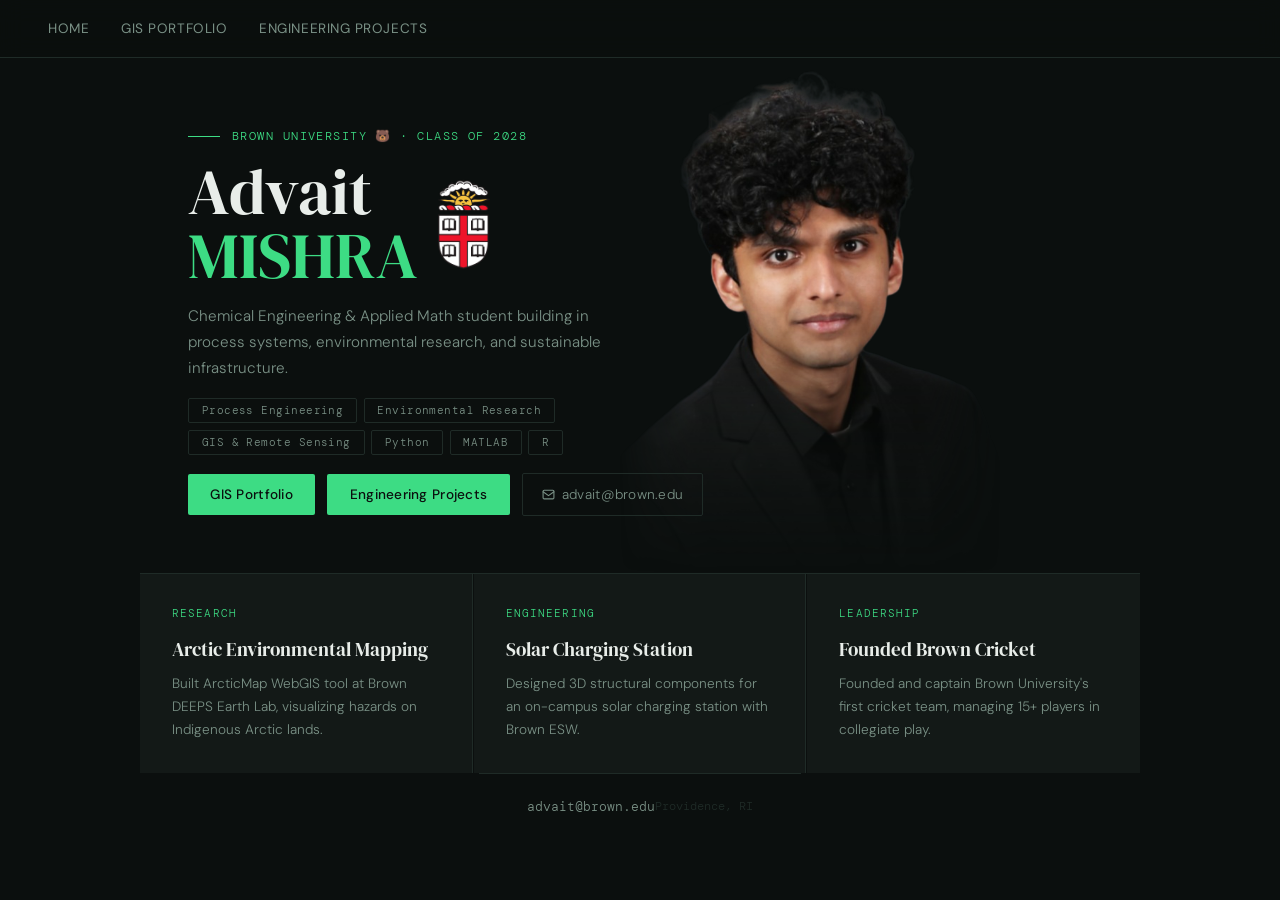
<file: index.html>
<!DOCTYPE html>
<html lang="en">
<head>
  <meta charset="UTF-8">
  <meta name="viewport" content="width=device-width, initial-scale=1.0">
  <title>Advait Mishra</title>
  <link href="https://fonts.googleapis.com/css2?family=DM+Serif+Display&family=DM+Sans:wght@300;400;500&family=DM+Mono&display=swap" rel="stylesheet">
  <style>
    *, *::before, *::after { margin: 0; padding: 0; box-sizing: border-box; }
    :root {
      --bg: #0b0f0e;
      --surface: #131917;
      --border: #1f2b27;
      --accent: #3ddc84;
      --text: #e8ede9;
      --muted: #7a9186;
      --serif: 'DM Serif Display', Georgia, serif;
      --sans: 'DM Sans', sans-serif;
      --mono: 'DM Mono', monospace;
    }

    html { scroll-behavior: smooth; }
    body {
      background: var(--bg);
      color: var(--text);
      font-family: var(--sans);
      font-weight: 300;
      min-height: 100vh;
      display: flex;
      flex-direction: column;
    }

    nav {
      position: fixed;
      top: 0; left: 0; right: 0;
      z-index: 100;
      display: flex;
      justify-content: space-between;
      align-items: center;
      padding: 1.25rem 3rem;
      border-bottom: 1px solid var(--border);
      background: rgba(11, 15, 14, 0.85);
      backdrop-filter: blur(12px);
    }
    .nav-logo { font-family: var(--mono); font-size: 0.8rem; color: var(--accent); letter-spacing: 0.05em; }
    .nav-links { display: flex; gap: 2rem; }
    .nav-links a {
      text-decoration: none; font-size: 0.85rem; font-weight: 400;
      color: var(--muted); letter-spacing: 0.04em; text-transform: uppercase; transition: color 0.2s;
    }
    .nav-links a:hover { color: var(--text); }

    .hero {
      display: grid;
      grid-template-columns: 1fr 380px;
      align-items: stretch;
      max-width: 1000px;
      width: 100%;
      margin: 0 auto;
      padding-top: 4rem;
      overflow: hidden;
    }

    .hero-inner {
      padding: 4rem 3rem 2.5rem 3rem;
      display: flex;
      flex-direction: column;
      justify-content: center;
      position: relative;
      z-index: 2;
    }

    .hero-label {
      font-family: var(--mono); font-size: 0.75rem; color: var(--accent);
      letter-spacing: 0.12em; text-transform: uppercase; margin-bottom: 1rem;
      display: flex; align-items: center; gap: 0.75rem;
    }
    .hero-label::before {
      content: ''; display: inline-block; width: 2rem; height: 1px; background: var(--accent);
    }

    .hero-name {
      display: flex;
      align-items: center;
      gap: 1.25rem;
      margin-bottom: 1rem;
      line-height: 1.0;
    }
    .name-stack { display: flex; flex-direction: column; }
    .name-first {
      font-family: var(--serif);
      font-size: clamp(2.8rem, 5vw, 4rem);
      font-weight: 400;
      color: var(--text);
    }
    .name-last {
      font-family: var(--serif);
      font-size: clamp(2.8rem, 5vw, 4rem);
      font-weight: 400;
      color: var(--accent);
    }
    .brown-shield {
      width: 52px;
      height: auto;
      flex-shrink: 0;
      align-self: center;
    }

    .hero-desc {
      font-size: 0.95rem; line-height: 1.7; color: var(--muted);
      margin-bottom: 1rem; max-width: 420px;
    }

    .hero-tags {
      display: flex; flex-wrap: wrap; gap: 0.4rem; margin-bottom: 1.1rem;
    }
    .tag {
      font-family: var(--mono); font-size: 0.7rem; padding: 0.3rem 0.8rem;
      border: 1px solid var(--border); color: var(--muted); letter-spacing: 0.04em; border-radius: 2px;
    }

    .hero-actions {
      display: flex; align-items: center; gap: 0.75rem; flex-wrap: nowrap;
      margin-bottom: 1.1rem;
    }
    .btn-primary {
      display: inline-block; padding: 0.75rem 1.4rem;
      background: var(--accent); color: #0b0f0e; text-decoration: none;
      font-weight: 500; font-size: 0.85rem; letter-spacing: 0.02em; border-radius: 2px;
      white-space: nowrap; transition: background 0.2s, transform 0.15s;
    }
    .btn-primary:hover { background: #51e895; transform: translateY(-1px); }
    .btn-email {
      display: inline-flex; align-items: center; gap: 0.45rem;
      padding: 0.75rem 1.2rem; font-size: 0.85rem; color: var(--muted);
      text-decoration: none; letter-spacing: 0.02em; border: 1px solid var(--border);
      border-radius: 2px; background: none; white-space: nowrap;
      transition: color 0.2s, border-color 0.2s;
    }
    .btn-email:hover { color: var(--text); border-color: var(--muted); }

    .hero-photo {
      overflow: hidden;
      transform: translateX(calc(-50% + 50px));
      position: relative;
      z-index: 0;
    }
    .hero-photo img {
      width: 100%;
      height: 100%;
      object-fit: cover;
      object-position: top center;
      display: block;
      mask-image: linear-gradient(
        to bottom,
        black 0%,
        black 45%,
        transparent 100%
      ),
      linear-gradient(
        to right,
        transparent 0%,
        black 18%,
        black 82%,
        transparent 100%
      );
      mask-composite: intersect;
      -webkit-mask-image: linear-gradient(
        to bottom,
        black 0%,
        black 45%,
        transparent 100%
      ),
      linear-gradient(
        to right,
        transparent 0%,
        black 18%,
        black 82%,
        transparent 100%
      );
      -webkit-mask-composite: source-in;
    }

    .cards-section {
      width: 100%; max-width: 1000px; margin: 0 auto;
      display: grid; grid-template-columns: repeat(3, 1fr);
      gap: 1px; border-top: 1px solid var(--border);
    }
    .card { background: var(--surface); padding: 2rem; border-right: 1px solid var(--border); }
    .card:last-child { border-right: none; }
    .card-icon { font-family: var(--mono); font-size: 0.7rem; color: var(--accent); letter-spacing: 0.1em; text-transform: uppercase; margin-bottom: 1rem; }
    .card h3 { font-family: var(--serif); font-weight: 400; font-size: 1.2rem; margin-bottom: 0.6rem; color: var(--text); }
    .card p { font-size: 0.85rem; color: var(--muted); line-height: 1.7; }

    .contact-bar {
      max-width: 1000px; margin: 0 auto; padding: 1.5rem 3rem;
      border-top: 1px solid var(--border); display: flex; align-items: center; justify-content: space-between;
    }
    .contact-bar a { font-family: var(--mono); font-size: 0.8rem; color: var(--muted); text-decoration: none; transition: color 0.2s; }
    .contact-bar a:hover { color: var(--accent); }
    .contact-bar span { font-family: var(--mono); font-size: 0.72rem; color: var(--border); }

    @media (max-width: 720px) {
      nav { padding: 1rem 1.5rem; }
      .hero { grid-template-columns: 1fr; padding-top: 4rem; }
      .hero-photo { display: none; }
      .hero-inner { padding: 2rem 1.5rem; }
      .hero-actions { flex-wrap: wrap; }
      .cards-section { grid-template-columns: 1fr; }
      .card { border-right: none; border-bottom: 1px solid var(--border); }
      .contact-bar { padding: 1.5rem; flex-direction: column; gap: 0.5rem; align-items: flex-start; }
    }

    @keyframes fadeUp {
      from { opacity: 0; transform: translateY(16px); }
      to   { opacity: 1; transform: translateY(0); }
    }
    .hero-label   { animation: fadeUp 0.5s 0.0s ease both; }
    .hero-name    { animation: fadeUp 0.5s 0.1s ease both; }
    .hero-desc    { animation: fadeUp 0.5s 0.2s ease both; }
    .hero-tags    { animation: fadeUp 0.5s 0.3s ease both; }
    .hero-actions { animation: fadeUp 0.5s 0.4s ease both; }
  </style>
</head>
<body>

  <nav>
    <div class="nav-links">
      <a href="index.html">Home</a>
      <a href="gisportfolio.html">GIS Portfolio</a>
      <a href="projects.html">Engineering Projects</a>
    </div>
  </nav>

  <section class="hero">
    <div class="hero-inner">
      <div class="hero-label">Brown University 🐻 · Class of 2028</div>
      <div class="hero-name">
        <div class="name-stack">
          <span class="name-first">Advait</span>
          <span class="name-last">MISHRA</span>
        </div>
        <img src="brown-shield.png" alt="Brown University" class="brown-shield">
      </div>
      <p class="hero-desc">
        Chemical Engineering & Applied Math student building in process systems,
        environmental research, and sustainable infrastructure.
      </p>
      <div class="hero-tags">
        <span class="tag">Process Engineering</span>
        <span class="tag">Environmental Research</span>
        <span class="tag">GIS & Remote Sensing</span>
        <span class="tag">Python</span>
        <span class="tag">MATLAB</span>
        <span class="tag">R</span>
      </div>
      <div class="hero-actions">
        <a href="gisportfolio.html" class="btn-primary">GIS Portfolio</a>
        <a href="projects.html" class="btn-primary">Engineering Projects</a>
        <a href="mailto:advait@brown.edu" class="btn-email">
          <svg width="13" height="13" viewBox="0 0 24 24" fill="none" stroke="currentColor" stroke-width="2" stroke-linecap="round" stroke-linejoin="round">
            <rect x="2" y="4" width="20" height="16" rx="2"/>
            <path d="m2 7 10 7 10-7"/>
          </svg>
          advait@brown.edu
        </a>
      </div>
    </div>

    <div class="hero-photo">
      <img src="photo.png" alt="Advait Mishra">
    </div>
  </section>

  <section class="cards-section">
    <div class="card">
      <div class="card-icon">Research</div>
      <h3>Arctic Environmental Mapping</h3>
      <p>Built ArcticMap WebGIS tool at Brown DEEPS Earth Lab, visualizing hazards on Indigenous Arctic lands.</p>
    </div>
    <div class="card">
      <div class="card-icon">Engineering</div>
      <h3>Solar Charging Station</h3>
      <p>Designed 3D structural components for an on-campus solar charging station with Brown ESW.</p>
    </div>
    <div class="card">
      <div class="card-icon">Leadership</div>
      <h3>Founded Brown Cricket</h3>
      <p>Founded and captain Brown University's first cricket team, managing 15+ players in collegiate play.</p>
    </div>
  </section>

  <div class="contact-bar">
    <a href="mailto:advait@brown.edu">advait@brown.edu</a>
    <span>Providence, RI</span>
  </div>

</body>
</html>
</file>
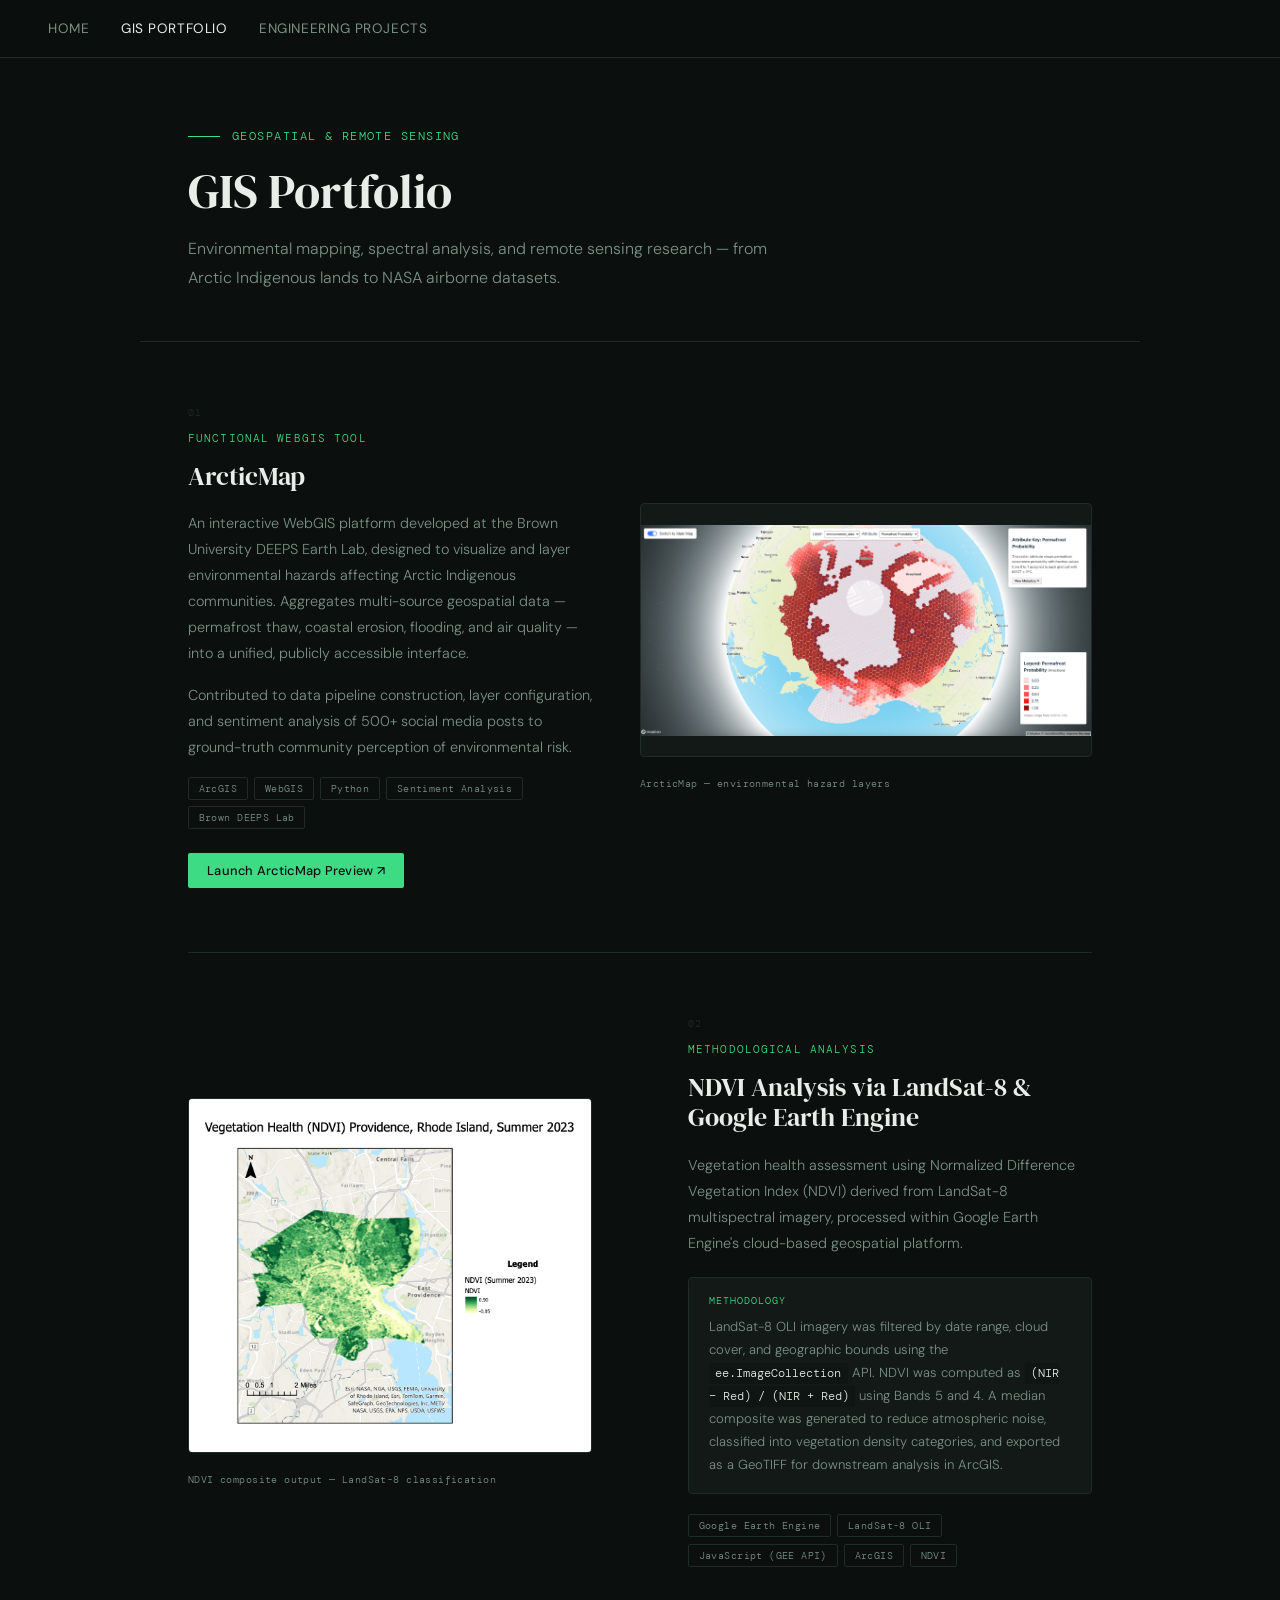
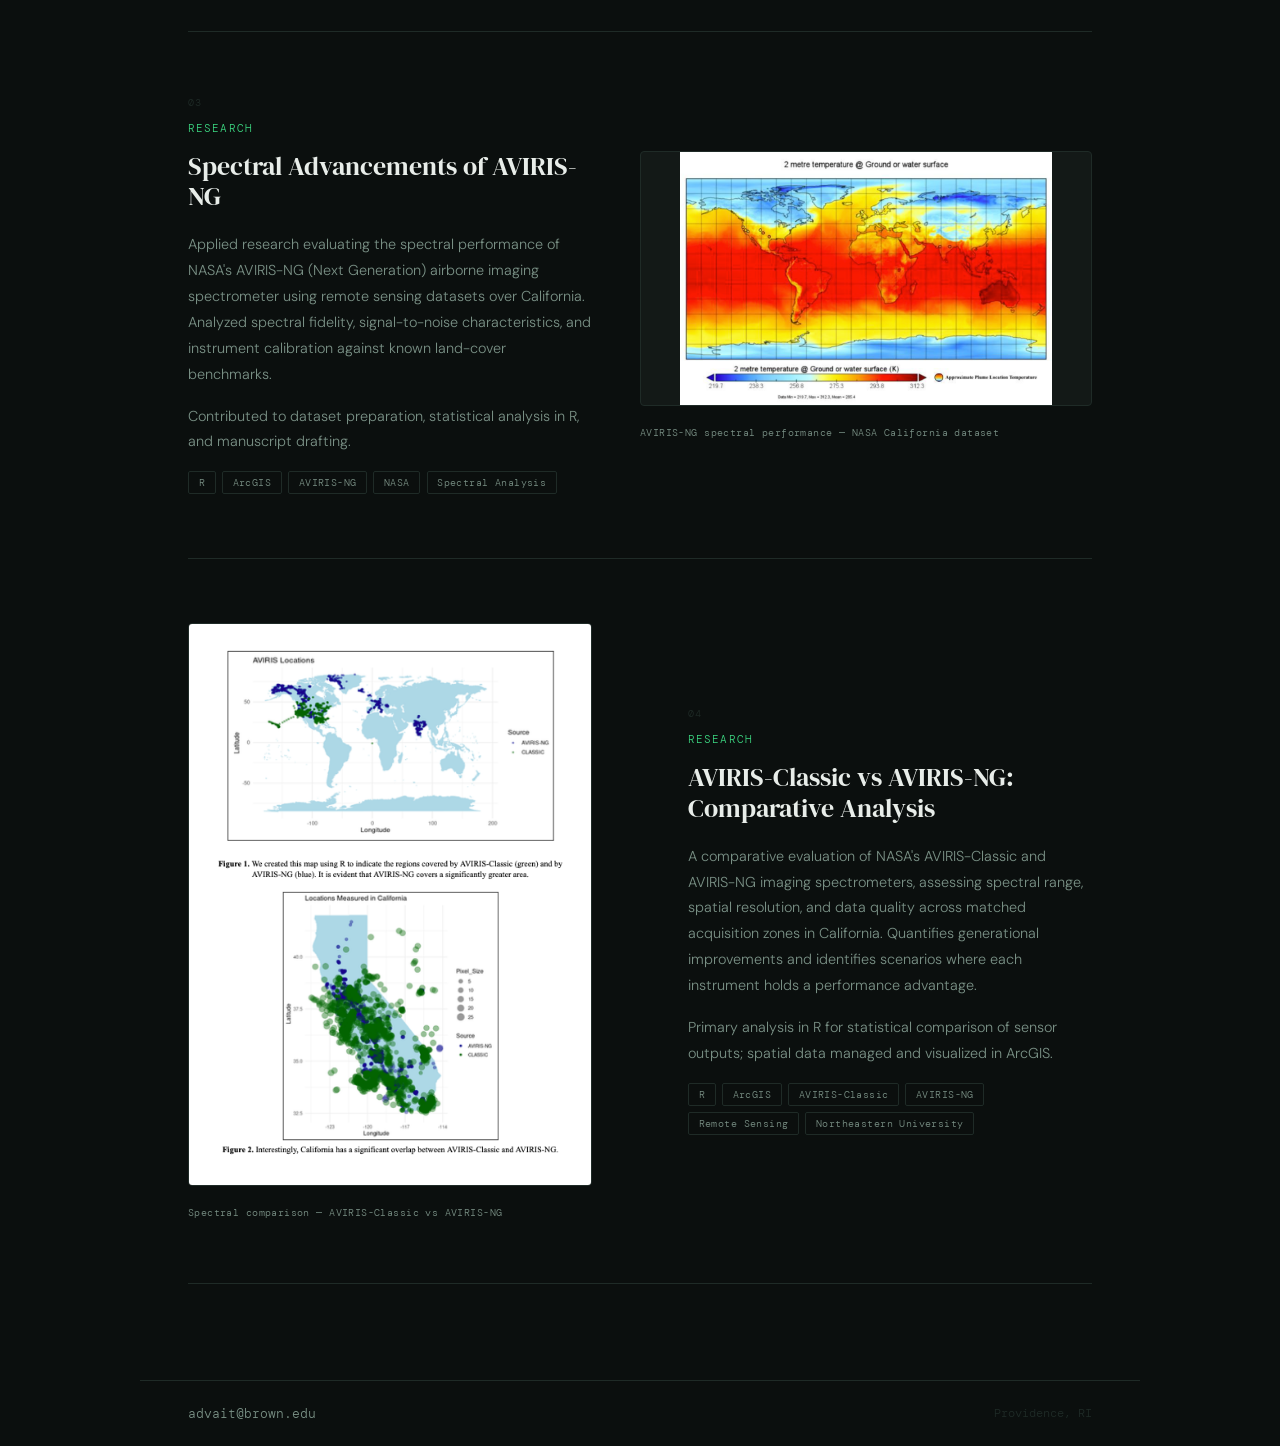
<file: gisportfolio.html>
<!DOCTYPE html>
<html lang="en">
<head>
  <meta charset="UTF-8">
  <meta name="viewport" content="width=device-width, initial-scale=1.0">
  <title>GIS Portfolio – Advait Mishra</title>
  <link href="https://fonts.googleapis.com/css2?family=DM+Serif+Display&family=DM+Sans:wght@300;400;500&family=DM+Mono&display=swap" rel="stylesheet">
  <style>
    *, *::before, *::after { margin: 0; padding: 0; box-sizing: border-box; }

    :root {
      --bg: #0b0f0e;
      --surface: #131917;
      --surface2: #0f1512;
      --border: #1f2b27;
      --accent: #3ddc84;
      --text: #e8ede9;
      --muted: #7a9186;
      --serif: 'DM Serif Display', Georgia, serif;
      --sans: 'DM Sans', sans-serif;
      --mono: 'DM Mono', monospace;
    }

    html { scroll-behavior: smooth; }

    body {
      background: var(--bg);
      color: var(--text);
      font-family: var(--sans);
      font-weight: 300;
      min-height: 100vh;
    }

    nav {
      position: fixed;
      top: 0; left: 0; right: 0;
      z-index: 100;
      display: flex;
      justify-content: space-between;
      align-items: center;
      padding: 1.25rem 3rem;
      border-bottom: 1px solid var(--border);
      background: rgba(11, 15, 14, 0.85);
      backdrop-filter: blur(12px);
    }

    .nav-logo {
      font-family: var(--mono);
      font-size: 0.8rem;
      color: var(--accent);
      letter-spacing: 0.05em;
    }

    .nav-links { display: flex; gap: 2rem; }

    .nav-links a {
      text-decoration: none;
      font-size: 0.85rem;
      font-weight: 400;
      color: var(--muted);
      letter-spacing: 0.04em;
      text-transform: uppercase;
      transition: color 0.2s;
    }

    .nav-links a:hover, .nav-links a.active { color: var(--text); }

    .page-header {
      max-width: 1000px;
      margin: 0 auto;
      padding: 8rem 3rem 3rem;
      border-bottom: 1px solid var(--border);
    }

    .page-label {
      font-family: var(--mono);
      font-size: 0.75rem;
      color: var(--accent);
      letter-spacing: 0.12em;
      text-transform: uppercase;
      margin-bottom: 1.25rem;
      display: flex;
      align-items: center;
      gap: 0.75rem;
    }

    .page-label::before {
      content: '';
      display: inline-block;
      width: 2rem;
      height: 1px;
      background: var(--accent);
    }

    .page-header h1 {
      font-family: var(--serif);
      font-size: clamp(2rem, 4vw, 3rem);
      font-weight: 400;
      line-height: 1.15;
      margin-bottom: 1rem;
    }

    .page-header p {
      font-size: 1rem;
      color: var(--muted);
      line-height: 1.8;
      max-width: 580px;
    }

    .projects-list {
      max-width: 1000px;
      margin: 0 auto;
      padding: 0 3rem 6rem;
    }

    .project-entry {
      display: grid;
      grid-template-columns: 1fr 1fr;
      gap: 0;
      border-bottom: 1px solid var(--border);
      padding: 4rem 0;
      opacity: 0;
      align-items: center;
      transform: translateY(20px);
      transition: opacity 0.6s ease, transform 0.6s ease;
    }

    .project-entry.visible {
      opacity: 1;
      transform: translateY(0);
    }

    .project-entry.reverse { direction: rtl; }
    .project-entry.reverse > * { direction: ltr; }

    .project-meta { padding-right: 3rem; }
    .project-entry.reverse .project-meta { padding-right: 0; padding-left: 3rem; }

    .project-number {
      font-family: var(--mono);
      font-size: 0.65rem;
      color: var(--border);
      letter-spacing: 0.1em;
      margin-bottom: 0.75rem;
    }

    .project-type {
      font-family: var(--mono);
      font-size: 0.7rem;
      color: var(--accent);
      letter-spacing: 0.1em;
      text-transform: uppercase;
      margin-bottom: 1rem;
    }

    .project-meta h2 {
      font-family: var(--serif);
      font-weight: 400;
      font-size: 1.6rem;
      line-height: 1.2;
      margin-bottom: 1.25rem;
    }

    .project-desc {
      font-size: 0.9rem;
      color: var(--muted);
      line-height: 1.8;
      margin-bottom: 1rem;
    }

    .method-block {
      background: var(--surface);
      border: 1px solid var(--border);
      border-radius: 4px;
      padding: 1rem 1.25rem;
      margin: 1.25rem 0;
    }

    .method-block .method-label {
      font-family: var(--mono);
      font-size: 0.65rem;
      color: var(--accent);
      letter-spacing: 0.1em;
      text-transform: uppercase;
      margin-bottom: 0.6rem;
    }

    .method-block p {
      font-size: 0.82rem;
      color: var(--muted);
      line-height: 1.75;
    }

    .method-block code {
      font-family: var(--mono);
      font-size: 0.78rem;
      color: var(--text);
      background: var(--surface2);
      padding: 0.15rem 0.4rem;
      border-radius: 2px;
    }

    .project-links {
      display: flex;
      gap: 1rem;
      flex-wrap: wrap;
      margin-top: 1.5rem;
    }

    .link-btn {
      display: inline-flex;
      align-items: center;
      gap: 0.4rem;
      padding: 0.55rem 1.2rem;
      font-size: 0.8rem;
      font-weight: 500;
      text-decoration: none;
      border-radius: 2px;
      transition: all 0.2s;
      letter-spacing: 0.02em;
    }

    .link-btn.primary { background: var(--accent); color: #0b0f0e; }
    .link-btn.primary:hover { background: #51e895; transform: translateY(-1px); }
    .link-btn.ghost { border: 1px solid var(--border); color: var(--muted); }
    .link-btn.ghost:hover { border-color: var(--muted); color: var(--text); }

    .project-media {
      display: flex;
      flex-direction: column;
      gap: 1rem;
    }

    .project-entry.reverse .project-media { padding-right: 3rem; }

    .media-frame {
      width: 100%;
      aspect-ratio: 16/9;
      background: var(--surface);
      border: 1px solid var(--border);
      border-radius: 4px;
      overflow: hidden;
      display: flex;
      align-items: center;
      justify-content: center;
    }

    .media-frame.auto-height {
      aspect-ratio: unset;
      height: auto;
    }

    .media-frame img {
      width: 100%;
      height: 100%;
      object-fit: contain;
      object-position: center center;
      display: block;
    }

    .media-frame.auto-height img {
      width: 100%;
      height: auto;
      object-fit: unset;
      object-position: unset;
    }

    .media-frame iframe {
      width: 100%;
      height: 100%;
      border: none;
      display: block;
    }

    .media-caption {
      font-family: var(--mono);
      font-size: 0.65rem;
      color: var(--muted);
      letter-spacing: 0.04em;
      padding-top: 0.25rem;
    }

    .tools-row {
      display: flex;
      flex-wrap: wrap;
      gap: 0.4rem;
      margin-top: 1rem;
    }

    .tool-tag {
      font-family: var(--mono);
      font-size: 0.65rem;
      padding: 0.25rem 0.6rem;
      border: 1px solid var(--border);
      color: var(--muted);
      border-radius: 2px;
      letter-spacing: 0.04em;
    }

    .contact-bar {
      max-width: 1000px;
      margin: 0 auto;
      padding: 1.5rem 3rem;
      border-top: 1px solid var(--border);
      display: flex;
      align-items: center;
      justify-content: space-between;
    }

    .contact-bar a {
      font-family: var(--mono);
      font-size: 0.8rem;
      color: var(--muted);
      text-decoration: none;
      transition: color 0.2s;
    }

    .contact-bar a:hover { color: var(--accent); }

    .contact-bar span {
      font-family: var(--mono);
      font-size: 0.72rem;
      color: var(--border);
    }

    @media (max-width: 720px) {
      nav { padding: 1rem 1.5rem; }
      .page-header { padding: 7rem 1.5rem 2.5rem; }
      .projects-list { padding: 0 1.5rem 4rem; }
      .project-entry { grid-template-columns: 1fr; gap: 2rem; }
      .project-entry.reverse { direction: ltr; }
      .project-meta { padding-right: 0 !important; padding-left: 0 !important; }
      .project-entry.reverse .project-media { padding-right: 0; }
      .contact-bar { padding: 1.5rem; flex-direction: column; gap: 0.5rem; align-items: flex-start; }
    }

    @keyframes fadeUp {
      from { opacity: 0; transform: translateY(16px); }
      to   { opacity: 1; transform: translateY(0); }
    }

    .page-label { animation: fadeUp 0.5s ease both; }
    .page-header h1 { animation: fadeUp 0.5s 0.1s ease both; }
    .page-header p { animation: fadeUp 0.5s 0.2s ease both; }
  </style>
</head>
<body>

  <nav>
    <div class="nav-links">
      <a href="index.html">Home</a>
      <a href="gisportfolio.html" class="active">GIS Portfolio</a>
      <a href="projects.html">Engineering Projects</a>
    </div>
  </nav>

  <header class="page-header">
    <div class="page-label">Geospatial & Remote Sensing</div>
    <h1>GIS Portfolio</h1>
    <p>Environmental mapping, spectral analysis, and remote sensing research — from Arctic Indigenous lands to NASA airborne datasets.</p>
  </header>

  <section class="projects-list">

    <!-- PROJECT 1 — ArcticMap -->
    <article class="project-entry">
      <div class="project-meta">
        <div class="project-number">01</div>
        <div class="project-type">Functional WebGIS Tool</div>
        <h2>ArcticMap</h2>
        <p class="project-desc">
          An interactive WebGIS platform developed at the Brown University DEEPS Earth Lab, designed to visualize and layer environmental hazards affecting Arctic Indigenous communities. Aggregates multi-source geospatial data — permafrost thaw, coastal erosion, flooding, and air quality — into a unified, publicly accessible interface.
        </p>
        <p class="project-desc">
          Contributed to data pipeline construction, layer configuration, and sentiment analysis of 500+ social media posts to ground-truth community perception of environmental risk.
        </p>
        <div class="tools-row">
          <span class="tool-tag">ArcGIS</span>
          <span class="tool-tag">WebGIS</span>
          <span class="tool-tag">Python</span>
          <span class="tool-tag">Sentiment Analysis</span>
          <span class="tool-tag">Brown DEEPS Lab</span>
        </div>
        <div class="project-links">
          <a href="https://arctic-map-yuy244yc7a-ue.a.run.app/" class="link-btn primary" target="_blank">Launch ArcticMap Preview ↗</a>
        </div>
      </div>
      <div class="project-media">
        <div class="media-frame">
          <img src="Figs%20ArcticMap.png" alt="ArcticMap WebGIS tool">
        </div>
        <div class="media-caption">ArcticMap — environmental hazard layers</div>
      </div>
    </article>

    <!-- PROJECT 2 — NDVI -->
    <article class="project-entry reverse">
      <div class="project-meta">
        <div class="project-number">02</div>
        <div class="project-type">Methodological Analysis</div>
        <h2>NDVI Analysis via LandSat-8 & Google Earth Engine</h2>
        <p class="project-desc">
          Vegetation health assessment using Normalized Difference Vegetation Index (NDVI) derived from LandSat-8 multispectral imagery, processed within Google Earth Engine's cloud-based geospatial platform.
        </p>
        <div class="method-block">
          <div class="method-label">Methodology</div>
          <p>
            LandSat-8 OLI imagery was filtered by date range, cloud cover, and geographic bounds using the <code>ee.ImageCollection</code> API. NDVI was computed as <code>(NIR − Red) / (NIR + Red)</code> using Bands 5 and 4. A median composite was generated to reduce atmospheric noise, classified into vegetation density categories, and exported as a GeoTIFF for downstream analysis in ArcGIS.
          </p>
        </div>
        <div class="tools-row">
          <span class="tool-tag">Google Earth Engine</span>
          <span class="tool-tag">LandSat-8 OLI</span>
          <span class="tool-tag">JavaScript (GEE API)</span>
          <span class="tool-tag">ArcGIS</span>
          <span class="tool-tag">NDVI</span>
        </div>
      </div>
      <div class="project-media">
        <div class="media-frame auto-height">
          <img src="Figs%20NDVI.png" alt="NDVI map output">
        </div>
        <div class="media-caption">NDVI composite output — LandSat-8 classification</div>
      </div>
    </article>

    <!-- PROJECT 3 — AVIRIS-NG -->
    <article class="project-entry">
      <div class="project-meta">
        <div class="project-number">03</div>
        <div class="project-type">Research</div>
        <h2>Spectral Advancements of AVIRIS-NG</h2>
        <p class="project-desc">
          Applied research evaluating the spectral performance of NASA's AVIRIS-NG (Next Generation) airborne imaging spectrometer using remote sensing datasets over California. Analyzed spectral fidelity, signal-to-noise characteristics, and instrument calibration against known land-cover benchmarks.
        </p>
        <p class="project-desc">
          Contributed to dataset preparation, statistical analysis in R, and manuscript drafting.
        </p>
        <div class="tools-row">
          <span class="tool-tag">R</span>
          <span class="tool-tag">ArcGIS</span>
          <span class="tool-tag">AVIRIS-NG</span>
          <span class="tool-tag">NASA</span>
          <span class="tool-tag">Spectral Analysis</span>
        </div>
      </div>
      <div class="project-media">
        <div class="media-frame">
          <img src="Figs%20Just%20AvirisNG.png" alt="AVIRIS-NG spectral analysis">
        </div>
        <div class="media-caption">AVIRIS-NG spectral performance — NASA California dataset</div>
      </div>
    </article>

    <!-- PROJECT 4 — AVIRIS Classic vs NG -->
    <article class="project-entry reverse">
      <div class="project-meta">
        <div class="project-number">04</div>
        <div class="project-type">Research</div>
        <h2>AVIRIS-Classic vs AVIRIS-NG: Comparative Analysis</h2>
        <p class="project-desc">
          A comparative evaluation of NASA's AVIRIS-Classic and AVIRIS-NG imaging spectrometers, assessing spectral range, spatial resolution, and data quality across matched acquisition zones in California. Quantifies generational improvements and identifies scenarios where each instrument holds a performance advantage.
        </p>
        <p class="project-desc">
          Primary analysis in R for statistical comparison of sensor outputs; spatial data managed and visualized in ArcGIS.
        </p>
        <div class="tools-row">
          <span class="tool-tag">R</span>
          <span class="tool-tag">ArcGIS</span>
          <span class="tool-tag">AVIRIS-Classic</span>
          <span class="tool-tag">AVIRIS-NG</span>
          <span class="tool-tag">Remote Sensing</span>
          <span class="tool-tag">Northeastern University</span>
        </div>
      </div>
      <div class="project-media">
        <div class="media-frame auto-height">
          <img src="Figs%20Evaluating%20Spectral%20Advancements.png" alt="AVIRIS Classic vs NG comparison">
        </div>
        <div class="media-caption">Spectral comparison — AVIRIS-Classic vs AVIRIS-NG</div>
      </div>
    </article>

  </section>

  <div class="contact-bar">
    <a href="mailto:advait@brown.edu">advait@brown.edu</a>
    <span>Providence, RI</span>
  </div>

  <script>
    const observer = new IntersectionObserver((entries) => {
      entries.forEach(e => { if (e.isIntersecting) e.target.classList.add('visible'); });
    }, { threshold: 0.1 });
    document.querySelectorAll('.project-entry').forEach(el => observer.observe(el));
  </script>

</body>
</html>
</file>
